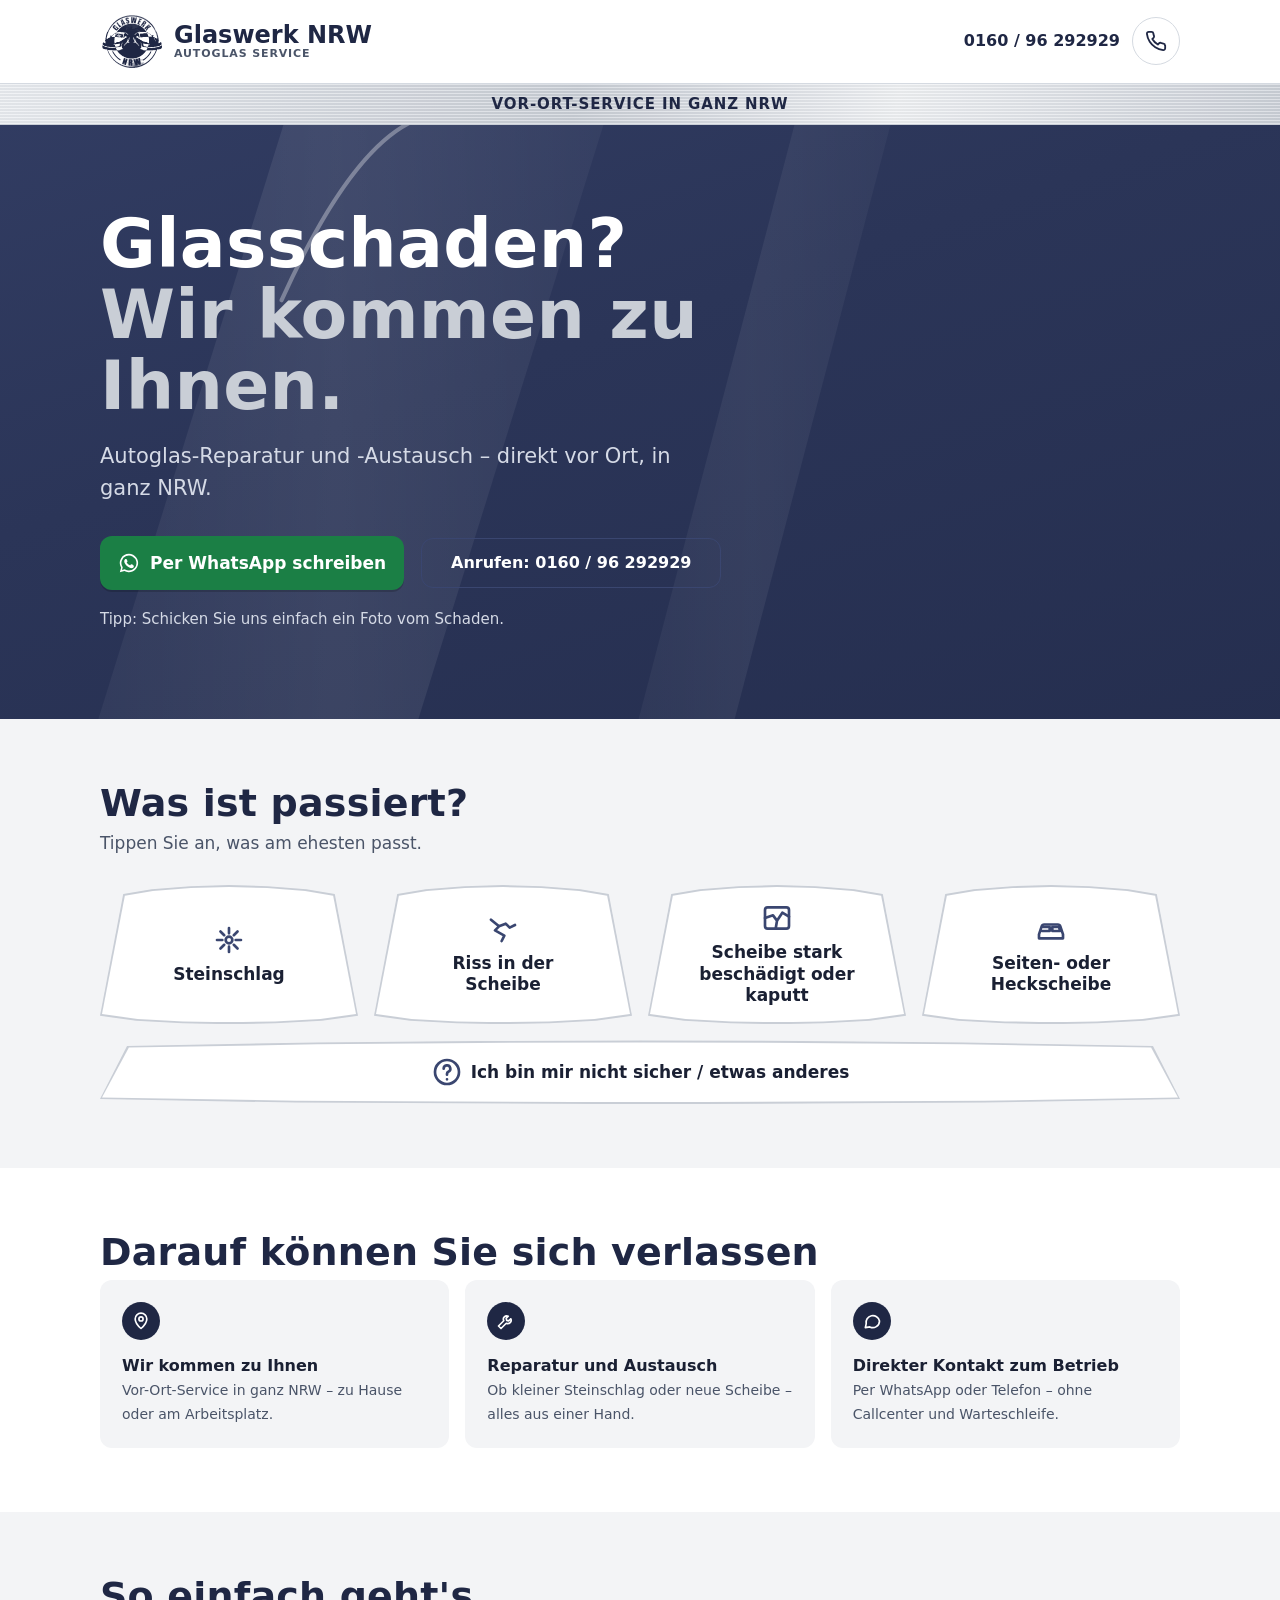
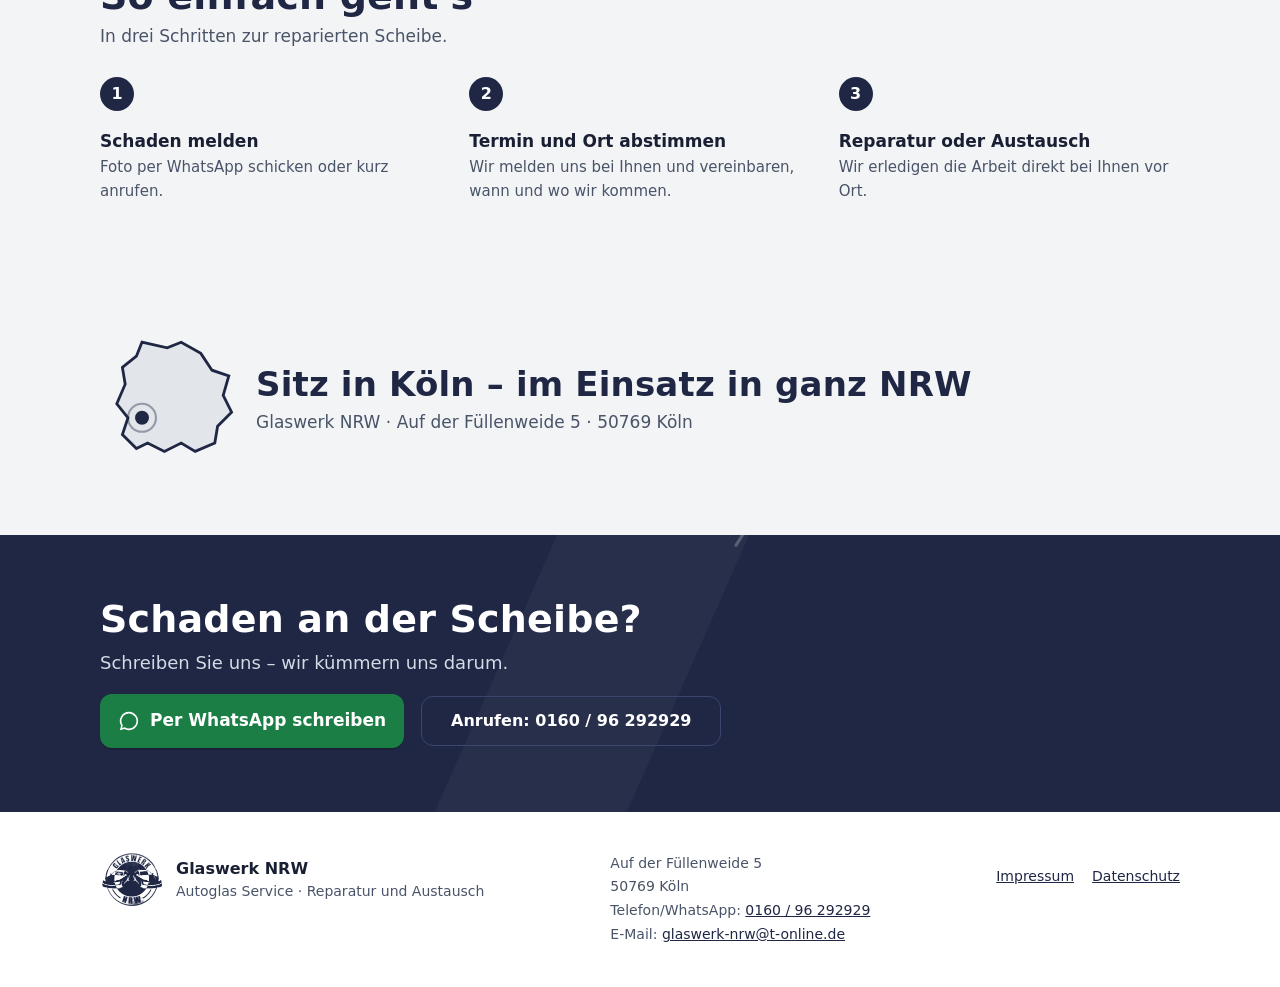
<file: site/index.html>
<!doctype html>
<html lang="de">
<head>
<meta charset="utf-8">
<meta name="viewport" content="width=device-width, initial-scale=1, viewport-fit=cover">
<title>Glaswerk NRW – Autoglas-Reparatur und -Austausch vor Ort</title>
<link rel="icon" href="assets/logo.png">
<meta name="description" content="Glaswerk NRW – Autoglas-Reparatur und -Austausch mit Vor-Ort-Service in ganz NRW. Sitz in Köln.">

<style>
:root{
  /* Markenfarben aus Visitenkarte/Logo (D023, Hypothese) */
  --navy:#1F2744; --navy-2:#2B3558; --navy-3:#3A4670;
  --silver-1:#F3F4F6; --silver-2:#E2E5EA; --silver-3:#C9CED6;
  --ink:#1A2033; --muted:#4A5468; --on-navy:#D5DAE6;
  --wa:#1B7F45; --wa-hover:#156838;
  --surface:#fff; --border:#D5DAE1;
  --radius:14px;
  --font-head:"Barlow Semi Condensed","Arial Narrow",system-ui,sans-serif;
  --head-weight:700; --head-spacing:.005em;
  --font-body:system-ui,-apple-system,"Segoe UI",Roboto,sans-serif;
  --brushed:repeating-linear-gradient(180deg,rgba(255,255,255,.35) 0 1px,rgba(0,0,0,.035) 1px 3px),
            linear-gradient(100deg,#E9ECF0 0%,#C9CED6 45%,#EEF0F3 70%,#CBD0D8 100%);
}

*{box-sizing:border-box}
html{scroll-behavior:smooth}
@media (prefers-reduced-motion:reduce){html{scroll-behavior:auto}*{transition:none!important}}
body{margin:0;background:var(--silver-1);color:var(--ink);font-family:var(--font-body);font-size:16px;line-height:1.5;-webkit-font-smoothing:antialiased}
a{color:inherit}
h1,h2,h3{font-family:var(--font-head);font-weight:var(--head-weight);letter-spacing:var(--head-spacing);margin:0}
:focus-visible{outline:3px solid #F2B84B;outline-offset:2px;border-radius:6px}
.sr-only{position:absolute;width:1px;height:1px;padding:0;margin:-1px;overflow:hidden;clip:rect(0,0,0,0);white-space:nowrap;border:0}

.page{width:min(100%,440px);margin:0 auto;background:var(--silver-1);min-height:100vh;position:relative}

/* Kopfzeile */
.header{display:flex;align-items:center;justify-content:space-between;gap:12px;padding:10px 16px;background:#fff;border-bottom:1px solid var(--border)}
.brand{display:flex;align-items:center;gap:10px;text-decoration:none}
.brand img{width:52px;height:auto;display:block}
.brand-name{font-family:var(--font-head);font-weight:var(--head-weight);font-size:20px;line-height:1.05;color:var(--navy)}
.brand-sub{display:block;font-family:var(--font-body);font-weight:600;font-size:11px;letter-spacing:.08em;text-transform:uppercase;color:var(--muted)}
.icon-btn{width:48px;height:48px;border-radius:50%;border:1.5px solid var(--border);display:grid;place-items:center;color:var(--navy);text-decoration:none;flex:none}
.icon-btn svg{width:22px;height:22px}

/* Metallstreifen wie auf der Karte */
.strip{background:var(--brushed);color:var(--navy);text-align:center;padding:9px 16px;font-family:var(--font-head);font-weight:700;font-size:15px;letter-spacing:.06em;text-transform:uppercase;border-bottom:1px solid var(--silver-3)}

/* Hero */
.hero{background:var(--navy);color:#fff;padding:28px 20px 30px;position:relative;overflow:hidden;isolation:isolate}
.hero > *:not(.glass){position:relative}
/* Eigene Illustration: Frontscheibe mit Steinschlag (keine fremden Bildrechte) */
.glass{position:absolute;inset:0;width:100%;height:100%;z-index:-1;pointer-events:none}
.glass .impact{transform-box:fill-box;transform-origin:center}
@media (prefers-reduced-motion:no-preference){
  .glass .crack{stroke-dasharray:400;stroke-dashoffset:400;animation:crack 1.6s .3s ease-out forwards}
  @keyframes crack{to{stroke-dashoffset:0}}
}
.hero h1{font-size:40px;line-height:1.04}
.hero h1 span{display:block;color:var(--silver-3)}
.hero .lead{color:var(--on-navy);margin:14px 0 22px;font-size:17px}

.btn{display:flex;align-items:center;justify-content:center;gap:10px;min-height:54px;padding:12px 18px;border-radius:12px;font-weight:700;font-size:17px;text-decoration:none;text-align:center;border:0;cursor:pointer;font-family:var(--font-body)}
.btn svg{width:22px;height:22px;flex:none}
.btn-wa{background:var(--wa);color:#fff;box-shadow:0 2px 0 rgba(0,0,0,.18)}
.btn-wa:hover{background:var(--wa-hover)}
.btn-call{margin-top:10px;background:transparent;color:#fff;border:1.5px solid var(--navy-3);font-weight:600;font-size:16px;min-height:50px}
.btn-call:hover{background:var(--navy-2)}
.btn-call.light{color:var(--navy);border-color:var(--silver-3)}
.btn-call.light:hover{background:var(--silver-2)}
.hint{font-size:13px;color:var(--on-navy);margin:12px 0 0;text-align:center}

/* Abschnitte */
.section{padding:34px 20px}
.section h2{font-size:28px;line-height:1.1;color:var(--navy);margin-bottom:6px}
.section .intro{color:var(--muted);margin:0 0 18px}
.alt{background:#fff}

/* Problemwahl */
.problems{display:grid;grid-template-columns:1fr 1fr;gap:10px}
/* Kacheln in Form einer Windschutzscheibe: gewölbte Ober-/Unterkante, schräge A-Säulen */
.problems{--ws:polygon(9% 7%,20% 3.6%,35% 1.4%,50% .6%,65% 1.4%,80% 3.6%,91% 7%,100% 94%,86% 97.6%,68% 99.4%,50% 100%,32% 99.4%,14% 97.6%,0% 94%)}
.problem{position:relative;isolation:isolate;min-height:104px;display:flex;flex-direction:column;align-items:center;justify-content:center;gap:8px;text-align:center;border:0;background:transparent;padding:18px 16%;font:inherit;font-weight:650;color:var(--ink);cursor:pointer;line-height:1.25}
.problem::before,.problem::after{content:"";position:absolute;clip-path:var(--ws);transition:background .15s}
.problem::before{inset:0;background:var(--silver-3);z-index:-2}
.problem::after{inset:2px;background:#fff;z-index:-1}
.problem svg{width:26px;height:26px;color:var(--navy-3);flex:none}
.problem:hover::before{background:var(--navy-3)}
.problem[aria-pressed="true"]::before{background:var(--navy)}
.problem[aria-pressed="true"]::after{inset:3px;background:#E9ECF4}
.problem.unsure{grid-column:1/-1;min-height:64px;flex-direction:row;padding:14px 8%;--ws:polygon(2.5% 9%,20% 3.5%,35% 1.2%,50% .5%,65% 1.2%,80% 3.5%,97.5% 9%,100% 92%,82% 97.5%,50% 100%,18% 97.5%,0% 92%)}
.next{margin-top:14px;background:#fff;border:1px solid var(--border);border-radius:var(--radius);padding:16px}
.next p{margin:0 0 12px;color:var(--muted);font-size:15px}
.next strong{color:var(--ink)}

/* Vertrauen */
.trust{list-style:none;margin:0;padding:0;display:grid;gap:10px}
.trust li{display:flex;gap:14px;align-items:flex-start;background:var(--silver-1);border-radius:12px;padding:14px}
.trust .ico{width:38px;height:38px;border-radius:50%;background:var(--navy);color:#fff;display:grid;place-items:center;flex:none}
.trust .ico svg{width:20px;height:20px}
.trust b{display:block}
.trust span.t{color:var(--muted);font-size:14px}

/* Ablauf */
.steps{list-style:none;margin:0;padding:0;counter-reset:s}
.steps li{position:relative;padding:0 0 22px 50px;counter-increment:s}
.steps li::before{content:counter(s);position:absolute;left:0;top:0;width:34px;height:34px;border-radius:50%;background:var(--navy);color:#fff;display:grid;place-items:center;font-weight:800}
.steps li:not(:last-child)::after{content:"";position:absolute;left:16px;top:38px;bottom:4px;width:2px;background:var(--silver-3)}
.steps b{display:block;font-size:17px}
.steps span{color:var(--muted);font-size:15px}

/* Einsatzgebiet */
.area{display:flex;gap:16px;align-items:center}
.area svg{width:92px;height:auto;flex:none;color:var(--navy)}

/* Abschluss-CTA */
.cta{background:var(--navy);color:#fff;padding:36px 20px;position:relative;overflow:hidden;isolation:isolate}
.cta > *:not(.glass){position:relative}
.cta h2{font-size:28px;line-height:1.1;margin-bottom:8px}
.cta p{color:var(--on-navy);margin:0 0 18px}

/* Fuß */
.footer{padding:28px 20px 96px;font-size:14px;color:var(--muted);background:#fff}
.footer .f-brand{display:flex;gap:12px;align-items:center;margin-bottom:14px}
.footer .f-brand img{width:64px}
.footer strong{color:var(--ink);font-size:16px}
.footer address{font-style:normal;line-height:1.7}
.footer a{color:var(--navy)}
.links{display:flex;gap:18px;margin-top:14px}

/* Sticky-CTA (Variante D021) */
.sticky{position:fixed;left:50%;transform:translate(-50%,120%);bottom:0;width:min(100%,440px);padding:10px 12px calc(10px + env(safe-area-inset-bottom));background:rgba(255,255,255,.96);backdrop-filter:blur(6px);border-top:1px solid var(--border);display:flex;gap:10px;z-index:20;transition:transform .25s ease}
.sticky.show{transform:translate(-50%,0)}
.sticky .btn-wa{flex:1;min-height:50px}
.sticky .icon-btn{width:50px;height:50px}



@media (min-width:760px) and (max-width:959px){
  .page{border-left:1px solid var(--border);border-right:1px solid var(--border);box-shadow:0 0 44px rgba(0,0,0,.06)}
}

.phone-text{display:none}

/* PC-Ansicht: gleiche Inhalte, breiter und mehrspaltig */
@media (min-width:960px){
  .page{width:100%;max-width:none}
  .header,.strip,.hero,.section,.cta,.footer{padding-left:max(48px,calc((100% - 1080px)/2));padding-right:max(48px,calc((100% - 1080px)/2))}
  .header{padding-top:14px;padding-bottom:14px}
  .brand img{width:64px}
  .brand-name{font-size:24px}
  .phone-text{display:inline;font-weight:700;color:var(--navy);text-decoration:none;margin-right:12px}
  .header-call{display:flex;align-items:center}

  .hero{padding-top:84px;padding-bottom:88px}
  .hero h1{font-size:68px;max-width:720px}
  .hero .lead{font-size:21px;max-width:620px;margin:20px 0 32px}
  .hero .btn,.cta .btn{display:inline-flex;width:auto;min-width:300px;vertical-align:middle}
  .hero .btn-call,.cta .btn-call{margin:0 0 0 12px}
  .hint{text-align:left;font-size:15px;margin-top:18px}

  .section{padding-top:64px;padding-bottom:64px}
  .section h2,.cta h2{font-size:38px}
  .section .intro{font-size:17px;margin-bottom:28px}

  .problems{grid-template-columns:repeat(4,1fr);gap:16px}
  .problem{min-height:140px;font-size:17px}
  .problem svg{width:32px;height:32px}
  .next{max-width:640px}

  .trust{grid-template-columns:repeat(3,1fr);gap:16px}
  .trust li{flex-direction:column;padding:22px}

  .steps{display:grid;grid-template-columns:repeat(3,1fr);gap:28px}
  .steps li{padding:52px 0 0 0}
  .steps li::after{display:none}

  .area svg{width:140px}
  .area h2{font-size:34px!important}

  .cta{padding-top:64px;padding-bottom:64px}
  .cta p{font-size:18px}

  .footer{display:flex;justify-content:space-between;align-items:flex-start;gap:40px;padding-top:40px;padding-bottom:40px}
  .footer .f-brand{margin:0}

  /* Kontakt steht am PC oben in der Kopfzeile, die Handy-Leiste entfällt */
  .sticky{display:none}
}
</style>
</head>
<body>



<div class="page">

  <header class="header">
    <a class="brand" href="#top" aria-label="Glaswerk NRW – zur Startseite">
      <img src="assets/logo.png" alt="" width="52" height="45">
      <span class="brand-name">Glaswerk NRW<span class="brand-sub">Autoglas Service</span></span>
    </a>
    <div class="header-call">
      <a class="phone-text" href="tel:+4916096292929">0160 / 96 292929</a>
      <a class="icon-btn" href="tel:+4916096292929" aria-label="Anrufen: 0160 96 292929">
        <svg viewBox="0 0 24 24" fill="none" stroke="currentColor" stroke-width="2" stroke-linecap="round" stroke-linejoin="round" aria-hidden="true"><path d="M22 16.9v3a2 2 0 0 1-2.2 2 19.8 19.8 0 0 1-8.6-3.1 19.5 19.5 0 0 1-6-6A19.8 19.8 0 0 1 2.1 4.2 2 2 0 0 1 4.1 2h3a2 2 0 0 1 2 1.7c.1.9.4 1.8.7 2.7a2 2 0 0 1-.5 2.1L8 9.8a16 16 0 0 0 6 6l1.3-1.3a2 2 0 0 1 2.1-.4c.9.3 1.8.6 2.7.7a2 2 0 0 1 1.7 2z"/></svg>
      </a>
    </div>
  </header>

  <main id="top">
    <div class="strip">Vor-Ort-Service in ganz NRW</div>

    <!-- 1. Hero -->
    <section class="hero" aria-labelledby="h-hero">
      <svg class="glass" viewBox="0 0 400 560" preserveAspectRatio="xMidYMid slice" aria-hidden="true">
        <defs>
          <linearGradient id="gGlass" x1="0" y1="0" x2="0.35" y2="1">
            <stop offset="0" stop-color="#3A4670"/><stop offset=".55" stop-color="#2B3558"/><stop offset="1" stop-color="#232C4C"/>
          </linearGradient>
          <linearGradient id="gShine" x1="0" y1="0" x2="1" y2="0">
            <stop offset="0" stop-color="#fff" stop-opacity="0"/><stop offset=".5" stop-color="#fff" stop-opacity=".09"/><stop offset="1" stop-color="#fff" stop-opacity="0"/>
          </linearGradient>
          <clipPath id="cWs"><path d="M-20 36 Q200 2 420 36 L470 520 Q200 556 -70 520 Z"/></clipPath>
        </defs>
        <!-- Frontscheibe -->
        <path d="M-20 36 Q200 2 420 36 L470 520 Q200 556 -70 520 Z" fill="url(#gGlass)"/>
        <g clip-path="url(#cWs)">
          <!-- Lichtreflexe -->
          <path d="M150 -10 L250 -10 L60 600 L-40 600 Z" fill="url(#gShine)"/>
          <path d="M300 -10 L330 -10 L170 600 L140 600 Z" fill="url(#gShine)" opacity=".7"/>
          <!-- Scheibenwischer -->
          <path d="M20 540 L210 470" stroke="#161D35" stroke-width="5" stroke-linecap="round"/>
          <path d="M210 548 L390 470" stroke="#161D35" stroke-width="5" stroke-linecap="round"/>
          <!-- Steinschlag rechts oben -->
          <g transform="translate(338 92)" fill="none" stroke="#fff" stroke-linecap="round">
            <circle class="impact" r="4.5" fill="#fff" fill-opacity=".85" stroke="none"/>
            <circle r="10" stroke-opacity=".35" stroke-width="1"/>
            <g stroke-opacity=".55" stroke-width="1.1">
              <path d="M0 0 L-26 -8 M0 0 L-8 -24 M0 0 L14 -20 M0 0 L26 4 M0 0 L10 24 M0 0 L-12 22 M0 0 L-30 10"/>
            </g>
            <!-- auslaufender Riss -->
            <path class="crack" d="M-30 10 Q-60 30 -84 26 T-140 70 Q-170 96 -196 92 T-250 150" stroke-opacity=".32" stroke-width="1.3"/>
          </g>
          <!-- zweiter, kleiner Steinschlag -->
          <g transform="translate(70 395)" fill="none" stroke="#fff" stroke-linecap="round" stroke-opacity=".3" stroke-width="1">
            <circle r="3" fill="#fff" fill-opacity=".5" stroke="none"/>
            <path d="M0 0 L-12 -4 M0 0 L-3 -12 M0 0 L9 -9 M0 0 L12 3 M0 0 L4 11 M0 0 L-8 9"/>
          </g>
        </g>
      </svg>
      <h1 id="h-hero">Glasschaden?<span>Wir kommen zu Ihnen.</span></h1>
      <p class="lead">Autoglas-Reparatur und -Austausch – direkt vor Ort, in ganz NRW.</p>

      <a class="btn btn-wa js-wa" href="https://wa.me/4916096292929" data-msg="Guten Tag, ich habe einen Schaden an meiner Autoscheibe.">
        <svg viewBox="0 0 24 24" fill="currentColor" aria-hidden="true"><path d="M12 2a10 10 0 0 0-8.6 15.1L2 22l5-1.3A10 10 0 1 0 12 2zm0 18.2c-1.5 0-3-.4-4.3-1.2l-.3-.2-3 .8.8-2.9-.2-.3A8.2 8.2 0 1 1 12 20.2zm4.5-6.1c-.2-.1-1.5-.7-1.7-.8-.2-.1-.4-.1-.6.1l-.8 1c-.1.2-.3.2-.5.1a6.7 6.7 0 0 1-3.3-2.9c-.2-.4.2-.4.7-1.3.1-.1 0-.3 0-.4l-.8-1.8c-.2-.5-.4-.4-.6-.4h-.5c-.2 0-.4.1-.7.3-.2.3-.9.9-.9 2.2s.9 2.6 1.1 2.8c.1.2 1.8 2.8 4.4 3.9 1.6.7 2.3.8 3.1.6.5-.1 1.5-.6 1.7-1.2.2-.6.2-1.1.2-1.2-.1-.1-.3-.2-.5-.3z"/></svg>
        Per WhatsApp schreiben
      </a>
      <a class="btn btn-call" href="tel:+4916096292929">Anrufen: 0160 / 96 292929</a>
      <p class="hint">Tipp: Schicken Sie uns einfach ein Foto vom Schaden.</p>
    </section>

    <!-- 2. Problemwahl -->
    <section class="section" aria-labelledby="h-problem">
      <h2 id="h-problem">Was ist passiert?</h2>
      <p class="intro">Tippen Sie an, was am ehesten passt.</p>
      <div class="problems" role="group" aria-label="Schadensart wählen">
        <button class="problem" type="button" aria-pressed="false" data-label="einen Steinschlag in der Scheibe">
          <svg viewBox="0 0 24 24" fill="none" stroke="currentColor" stroke-width="2" stroke-linecap="round" aria-hidden="true"><circle cx="12" cy="12" r="2.5"/><path d="M12 3v4M12 17v4M3 12h4M17 12h4M5.6 5.6l2.8 2.8M15.6 15.6l2.8 2.8M18.4 5.6l-2.8 2.8M8.4 15.6l-2.8 2.8"/></svg>
          Steinschlag
        </button>
        <button class="problem" type="button" aria-pressed="false" data-label="einen Riss in der Scheibe">
          <svg viewBox="0 0 24 24" fill="none" stroke="currentColor" stroke-width="2" stroke-linecap="round" stroke-linejoin="round" aria-hidden="true"><path d="M3 5l6 5-3 3 7 4-2 4M9 10l5-2 3 3 4-2"/></svg>
          Riss in der Scheibe
        </button>
        <button class="problem" type="button" aria-pressed="false" data-label="eine stark beschädigte bzw. kaputte Scheibe">
          <svg viewBox="0 0 24 24" fill="none" stroke="currentColor" stroke-width="2" stroke-linecap="round" stroke-linejoin="round" aria-hidden="true"><rect x="3" y="4" width="18" height="16" rx="2"/><path d="M3 12l6-2 3 4 4-6 5 3M12 14l-1 6"/></svg>
          Scheibe stark beschädigt oder kaputt
        </button>
        <button class="problem" type="button" aria-pressed="false" data-label="einen Schaden an einer Seiten- oder Heckscheibe">
          <svg viewBox="0 0 24 24" fill="none" stroke="currentColor" stroke-width="2" stroke-linecap="round" stroke-linejoin="round" aria-hidden="true"><path d="M3 16l2-6a2 2 0 0 1 2-1.4h10A2 2 0 0 1 19 10l2 6v3H3z"/><path d="M6 10.5h5v3H5.2M13 10.5h5l.8 3H13z"/></svg>
          Seiten- oder Heckscheibe
        </button>
        <button class="problem unsure" type="button" aria-pressed="false" data-label="eine andere Frage bzw. bin mir nicht sicher, was es ist">
          <svg viewBox="0 0 24 24" fill="none" stroke="currentColor" stroke-width="2" stroke-linecap="round" stroke-linejoin="round" aria-hidden="true"><circle cx="12" cy="12" r="9"/><path d="M9.5 9.5a2.5 2.5 0 1 1 3.5 2.3c-.6.3-1 .9-1 1.6V14M12 17.5h.01"/></svg>
          Ich bin mir nicht sicher / etwas anderes
        </button>
      </div>

      <div class="next" id="next" hidden>
        <p id="nextText"></p>
        <a class="btn btn-wa js-wa" id="nextWa" href="https://wa.me/4916096292929">
          <svg viewBox="0 0 24 24" fill="currentColor" aria-hidden="true"><path d="M12 2a10 10 0 0 0-8.6 15.1L2 22l5-1.3A10 10 0 1 0 12 2zm0 18.2c-1.5 0-3-.4-4.3-1.2l-.3-.2-3 .8.8-2.9-.2-.3A8.2 8.2 0 1 1 12 20.2z"/></svg>
          Foto per WhatsApp senden
        </a>
        <a class="btn btn-call light" href="tel:+4916096292929">Lieber anrufen</a>
      </div>
    </section>

    <!-- 3. Vertrauen -->
    <section class="section alt" aria-labelledby="h-trust">
      <h2 id="h-trust">Darauf können Sie sich verlassen</h2>
      <ul class="trust">
        <li><span class="ico"><svg viewBox="0 0 24 24" fill="none" stroke="currentColor" stroke-width="2" stroke-linecap="round" stroke-linejoin="round" aria-hidden="true"><path d="M12 21s-7-6.2-7-11.5A7 7 0 0 1 19 9.5C19 14.8 12 21 12 21z"/><circle cx="12" cy="9.5" r="2.5"/></svg></span>
          <div><b>Wir kommen zu Ihnen</b><span class="t">Vor-Ort-Service in ganz NRW – zu Hause oder am Arbeitsplatz.</span></div></li>
        <li><span class="ico"><svg viewBox="0 0 24 24" fill="none" stroke="currentColor" stroke-width="2" stroke-linecap="round" stroke-linejoin="round" aria-hidden="true"><path d="M14.7 6.3a4 4 0 0 0-5.4 5.4L3 18l3 3 6.3-6.3a4 4 0 0 0 5.4-5.4l-2.5 2.5-2.4-.6-.6-2.4z"/></svg></span>
          <div><b>Reparatur und Austausch</b><span class="t">Ob kleiner Steinschlag oder neue Scheibe – alles aus einer Hand.</span></div></li>
        <li><span class="ico"><svg viewBox="0 0 24 24" fill="none" stroke="currentColor" stroke-width="2" stroke-linecap="round" stroke-linejoin="round" aria-hidden="true"><path d="M21 12a8 8 0 0 1-11.6 7.1L4 20l1-4.6A8 8 0 1 1 21 12z"/></svg></span>
          <div><b>Direkter Kontakt zum Betrieb</b><span class="t">Per WhatsApp oder Telefon – ohne Callcenter und Warteschleife.</span></div></li>
        
      </ul>
    </section>

    <!-- 4. Ablauf -->
    <section class="section" aria-labelledby="h-steps">
      <h2 id="h-steps">So einfach geht's</h2>
      <p class="intro">In drei Schritten zur reparierten Scheibe.</p>
      <ol class="steps">
        <li><b>Schaden melden</b><span>Foto per WhatsApp schicken oder kurz anrufen.</span></li>
        <li><b>Termin und Ort abstimmen</b><span>Wir melden uns bei Ihnen und vereinbaren, wann und wo wir kommen.</span></li>
        <li><b>Reparatur oder Austausch</b><span>Wir erledigen die Arbeit direkt bei Ihnen vor Ort.</span></li>
      </ol>
    </section>

    

    <!-- 6. Einsatzgebiet -->
    <section class="section" aria-labelledby="h-area">
      <div class="area">
        <!-- Vereinfachte, schematische NRW-Silhouette mit Standortpunkt Köln -->
        <svg viewBox="0 0 100 100" aria-hidden="true"><path d="M30 8l18 4 10-4 14 8 8 12 12 4-4 14 6 12-10 10-2 12-14 6-10-6-12 6-12-6-8 4-10-10 4-12-8-10 6-14-2-12 10-8z" fill="#E2E5EA" stroke="currentColor" stroke-width="2"/><circle cx="30" cy="62" r="5" fill="currentColor"/><circle cx="30" cy="62" r="10" fill="none" stroke="currentColor" stroke-width="1.5" opacity=".4"/></svg>
        <div>
          <h2 id="h-area" style="font-size:24px">Sitz in Köln – im Einsatz in ganz NRW</h2>
          <p class="intro" style="margin:6px 0 0">Glaswerk NRW · Auf der Füllenweide 5 · 50769 Köln</p>
        </div>
      </div>
    </section>

    <!-- 7. Abschluss-CTA -->
    <section class="cta" aria-labelledby="h-cta">
      <svg class="glass" viewBox="0 0 400 320" preserveAspectRatio="xMidYMid slice" aria-hidden="true">
        <path d="M0 0 H400 V320 H0 Z" fill="#1F2744"/>
        <path d="M230 -10 L290 -10 L140 330 L80 330 Z" fill="#fff" fill-opacity=".04"/>
        <g transform="translate(350 60)" fill="none" stroke="#fff" stroke-linecap="round" stroke-opacity=".35" stroke-width="1">
          <circle r="4" fill="#fff" fill-opacity=".6" stroke="none"/>
          <circle r="9" stroke-opacity=".25"/>
          <path d="M0 0 L-22 -6 M0 0 L-6 -20 M0 0 L12 -16 M0 0 L20 4 M0 0 L8 20 M0 0 L-10 18 M0 0 L-24 8"/>
          <path d="M-24 8 Q-50 26 -72 22 T-120 60" stroke-opacity=".22"/>
        </g>
      </svg>
      <h2 id="h-cta">Schaden an der Scheibe?</h2>
      <p>Schreiben Sie uns – wir kümmern uns darum.</p>
      <a class="btn btn-wa js-wa" href="https://wa.me/4916096292929" data-msg="Guten Tag, ich habe einen Schaden an meiner Autoscheibe.">
        <svg viewBox="0 0 24 24" fill="currentColor" aria-hidden="true"><path d="M12 2a10 10 0 0 0-8.6 15.1L2 22l5-1.3A10 10 0 1 0 12 2zm0 18.2c-1.5 0-3-.4-4.3-1.2l-.3-.2-3 .8.8-2.9-.2-.3A8.2 8.2 0 1 1 12 20.2z"/></svg>
        Per WhatsApp schreiben
      </a>
      <a class="btn btn-call" href="tel:+4916096292929">Anrufen: 0160 / 96 292929</a>
    </section>
  </main>

  <footer class="footer">
    <div class="f-brand">
      <img src="assets/logo.png" alt="Logo Glaswerk NRW" width="64" height="55">
      <div><strong>Glaswerk NRW</strong><br>Autoglas Service · Reparatur und Austausch</div>
    </div>
    <address>
      Auf der Füllenweide 5<br>50769 Köln<br>
      Telefon/WhatsApp: <a href="tel:+4916096292929">0160 / 96 292929</a><br>
      E-Mail: <a href="mailto:glaswerk-nrw@t-online.de">glaswerk-nrw@t-online.de</a>
    </address>
    <div class="links"><a href="impressum.html">Impressum</a><a href="datenschutz.html">Datenschutz</a></div>
  </footer>

  

  <!-- Fest stehende Kontaktleiste (Variante) -->
  <div class="sticky" id="sticky" aria-hidden="true">
    <a class="btn btn-wa js-wa" href="https://wa.me/4916096292929" data-msg="Guten Tag, ich habe einen Schaden an meiner Autoscheibe." tabindex="-1">
      <svg viewBox="0 0 24 24" fill="currentColor" aria-hidden="true"><path d="M12 2a10 10 0 0 0-8.6 15.1L2 22l5-1.3A10 10 0 1 0 12 2zm0 18.2c-1.5 0-3-.4-4.3-1.2l-.3-.2-3 .8.8-2.9-.2-.3A8.2 8.2 0 1 1 12 20.2z"/></svg>
      WhatsApp
    </a>
    <a class="icon-btn" href="tel:+4916096292929" aria-label="Anrufen" tabindex="-1">
      <svg viewBox="0 0 24 24" fill="none" stroke="currentColor" stroke-width="2" stroke-linecap="round" stroke-linejoin="round" aria-hidden="true"><path d="M22 16.9v3a2 2 0 0 1-2.2 2 19.8 19.8 0 0 1-8.6-3.1 19.5 19.5 0 0 1-6-6A19.8 19.8 0 0 1 2.1 4.2 2 2 0 0 1 4.1 2h3a2 2 0 0 1 2 1.7c.1.9.4 1.8.7 2.7a2 2 0 0 1-.5 2.1L8 9.8a16 16 0 0 0 6 6l1.3-1.3a2 2 0 0 1 2.1-.4c.9.3 1.8.6 2.7.7a2 2 0 0 1 1.7 2z"/></svg>
    </a>
  </div>
</div>

<script>
(function(){
  var WA = 'https://wa.me/4916096292929';
  function waLink(msg){ return WA + '?text=' + encodeURIComponent(msg); }

  // Vorbelegte WhatsApp-Nachricht an allen WhatsApp-Buttons
  document.querySelectorAll('.js-wa[data-msg]').forEach(function(a){ a.href = waLink(a.dataset.msg); });

  // Problemwahl → passender nächster Schritt mit vorformulierter Nachricht
  var problems = [].slice.call(document.querySelectorAll('.problem'));
  var next = document.getElementById('next'), nextText = document.getElementById('nextText'), nextWa = document.getElementById('nextWa');
  problems.forEach(function(btn){
    btn.addEventListener('click', function(){
      problems.forEach(function(b){ b.setAttribute('aria-pressed', b === btn ? 'true' : 'false'); });
      var label = btn.dataset.label;
      nextText.innerHTML = '<strong>Gut, dass Sie sich melden.</strong> Schicken Sie uns am besten ein Foto vom Schaden per WhatsApp – dann können wir schnell einschätzen, was zu tun ist.';
      nextWa.href = waLink('Guten Tag, ich habe ' + label + '. Ich schicke Ihnen gleich ein Foto.\nFahrzeug: \nOrt: ');
      next.hidden = false;
    });
  });



  // Kontaktleiste erst zeigen, wenn der Hero aus dem Bild ist
  var sticky = document.getElementById('sticky'), hero = document.querySelector('.hero');
  if ('IntersectionObserver' in window) {
    new IntersectionObserver(function(entries){
      var show = !entries[0].isIntersecting;
      sticky.classList.toggle('show', show);
      sticky.setAttribute('aria-hidden', show ? 'false' : 'true');
      sticky.querySelectorAll('a').forEach(function(a){ a.tabIndex = show ? 0 : -1; });
    }).observe(hero);
  }
})();
</script>
</body>
</html>
</file>
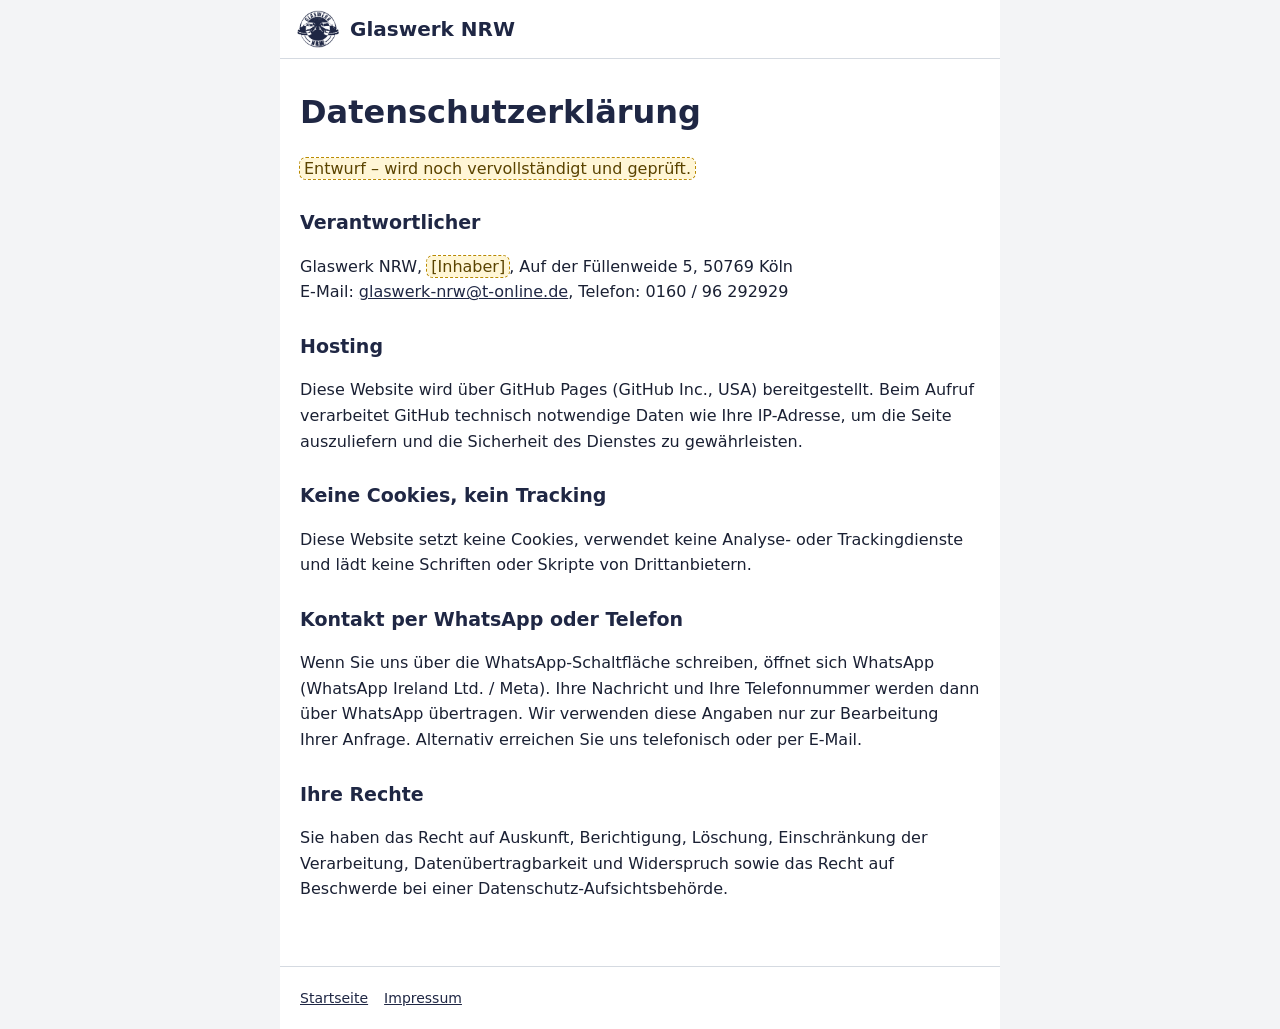
<file: site/datenschutz.html>
<!doctype html>
<html lang="de">
<head>
<meta charset="utf-8">
<meta name="viewport" content="width=device-width, initial-scale=1">
<title>Datenschutz – Glaswerk NRW</title>
<link rel="icon" href="assets/logo.png">
<link rel="stylesheet" href="legal.css">
</head>
<body>
<div class="page">
  <header class="header"><a href="./"><img src="assets/logo.png" alt="" width="44" height="38">Glaswerk NRW</a></header>
  <main>
    <h1>Datenschutzerklärung</h1>
    <!-- TODO: vollständige Datenschutzerklärung erstellen und prüfen lassen -->
    <p><span class="todo">Entwurf – wird noch vervollständigt und geprüft.</span></p>

    <h2>Verantwortlicher</h2>
    <p>Glaswerk NRW, <span class="todo">[Inhaber]</span>, Auf der Füllenweide 5, 50769 Köln<br>
      E-Mail: <a href="mailto:glaswerk-nrw@t-online.de">glaswerk-nrw@t-online.de</a>, Telefon: 0160 / 96 292929</p>

    <h2>Hosting</h2>
    <p>Diese Website wird über GitHub Pages (GitHub Inc., USA) bereitgestellt. Beim Aufruf verarbeitet GitHub technisch notwendige Daten wie Ihre IP-Adresse, um die Seite auszuliefern und die Sicherheit des Dienstes zu gewährleisten.</p>

    <h2>Keine Cookies, kein Tracking</h2>
    <p>Diese Website setzt keine Cookies, verwendet keine Analyse- oder Trackingdienste und lädt keine Schriften oder Skripte von Drittanbietern.</p>

    <h2>Kontakt per WhatsApp oder Telefon</h2>
    <p>Wenn Sie uns über die WhatsApp-Schaltfläche schreiben, öffnet sich WhatsApp (WhatsApp Ireland Ltd. / Meta). Ihre Nachricht und Ihre Telefonnummer werden dann über WhatsApp übertragen. Wir verwenden diese Angaben nur zur Bearbeitung Ihrer Anfrage. Alternativ erreichen Sie uns telefonisch oder per E-Mail.</p>

    <h2>Ihre Rechte</h2>
    <p>Sie haben das Recht auf Auskunft, Berichtigung, Löschung, Einschränkung der Verarbeitung, Datenübertragbarkeit und Widerspruch sowie das Recht auf Beschwerde bei einer Datenschutz-Aufsichtsbehörde.</p>
  </main>
  <footer class="footer"><a href="./">Startseite</a><a href="impressum.html">Impressum</a></footer>
</div>
</body>
</html>
</file>
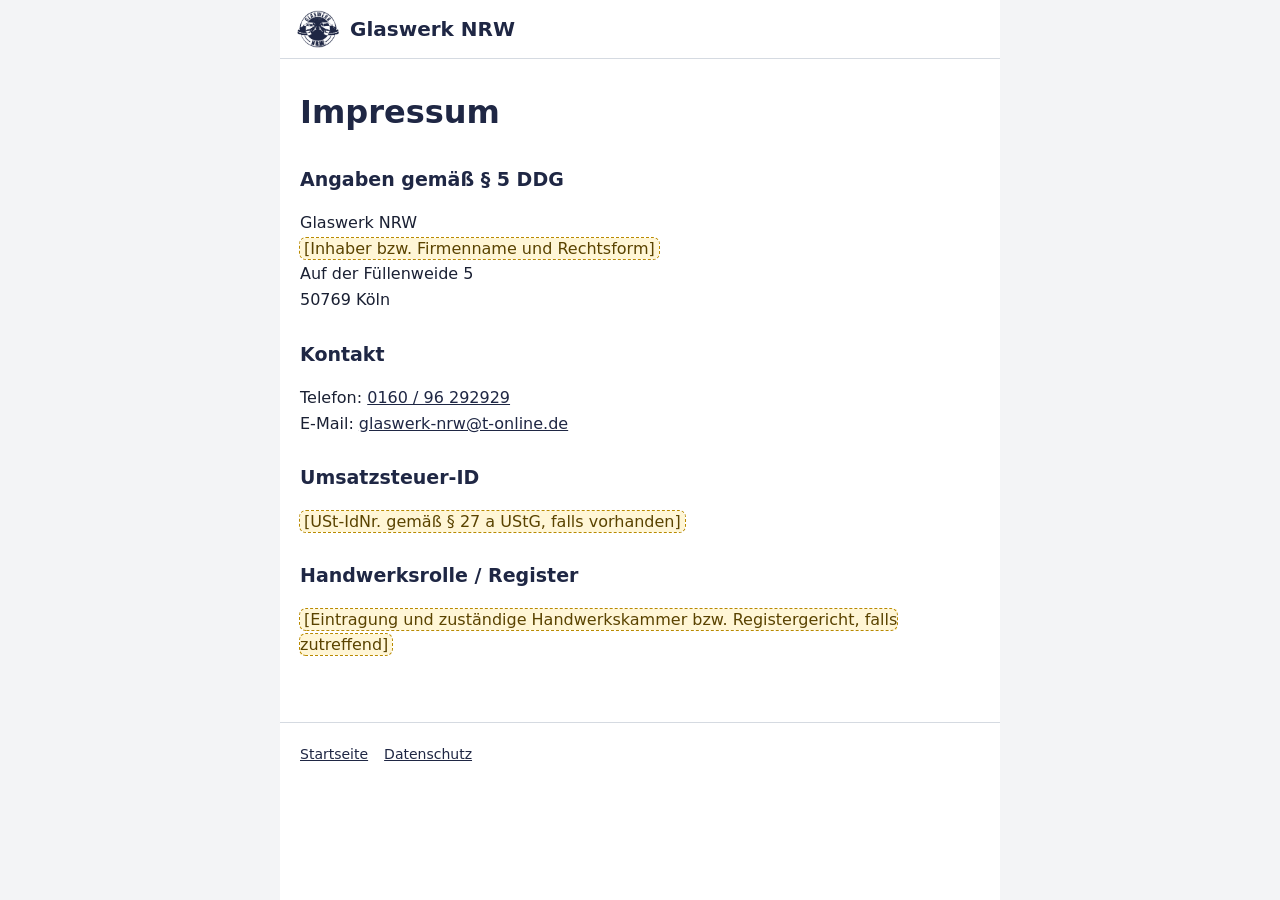
<file: site/impressum.html>
<!doctype html>
<html lang="de">
<head>
<meta charset="utf-8">
<meta name="viewport" content="width=device-width, initial-scale=1">
<title>Impressum – Glaswerk NRW</title>
<link rel="icon" href="assets/logo.png">
<link rel="stylesheet" href="legal.css">
</head>
<body>
<div class="page">
  <header class="header"><a href="./"><img src="assets/logo.png" alt="" width="44" height="38">Glaswerk NRW</a></header>
  <main>
    <h1>Impressum</h1>

    <h2>Angaben gemäß § 5 DDG</h2>
    <!-- TODO: Inhaber/Rechtsform vom Betrieb bestätigen lassen -->
    <p>Glaswerk NRW<br>
      <span class="todo">[Inhaber bzw. Firmenname und Rechtsform]</span><br>
      Auf der Füllenweide 5<br>
      50769 Köln</p>

    <h2>Kontakt</h2>
    <p>Telefon: <a href="tel:+4916096292929">0160 / 96 292929</a><br>
      E-Mail: <a href="mailto:glaswerk-nrw@t-online.de">glaswerk-nrw@t-online.de</a></p>

    <h2>Umsatzsteuer-ID</h2>
    <p><span class="todo">[USt-IdNr. gemäß § 27 a UStG, falls vorhanden]</span></p>

    <h2>Handwerksrolle / Register</h2>
    <p><span class="todo">[Eintragung und zuständige Handwerkskammer bzw. Registergericht, falls zutreffend]</span></p>
  </main>
  <footer class="footer"><a href="./">Startseite</a><a href="datenschutz.html">Datenschutz</a></footer>
</div>
</body>
</html>
</file>
<file: site/legal.css>
:root{--navy:#1F2744;--silver-1:#F3F4F6;--ink:#1A2033;--muted:#4A5468;--border:#D5DAE1}
*{box-sizing:border-box}
body{margin:0;background:var(--silver-1);color:var(--ink);font:16px/1.6 system-ui,-apple-system,"Segoe UI",Roboto,sans-serif}
.page{width:min(100%,720px);margin:0 auto;background:#fff;min-height:100vh}
.header{display:flex;align-items:center;gap:10px;padding:10px 16px;border-bottom:1px solid var(--border)}
.header a{display:flex;align-items:center;gap:10px;text-decoration:none;color:var(--navy);font-weight:700;font-size:20px;font-family:"Barlow Semi Condensed","Arial Narrow",system-ui,sans-serif}
.header img{width:44px;height:auto}
main{padding:28px 20px 48px}
h1{color:var(--navy);margin:0 0 18px;font-family:"Barlow Semi Condensed","Arial Narrow",system-ui,sans-serif}
h2{color:var(--navy);font-size:19px;margin:26px 0 6px}
a{color:var(--navy)}
.todo{background:#FFF6D6;outline:1.5px dashed #B98A00;border-radius:6px;padding:1px 4px;color:#5A4300}
.footer{padding:20px;border-top:1px solid var(--border);font-size:14px;color:var(--muted)}
.footer a{margin-right:16px}
</file>
